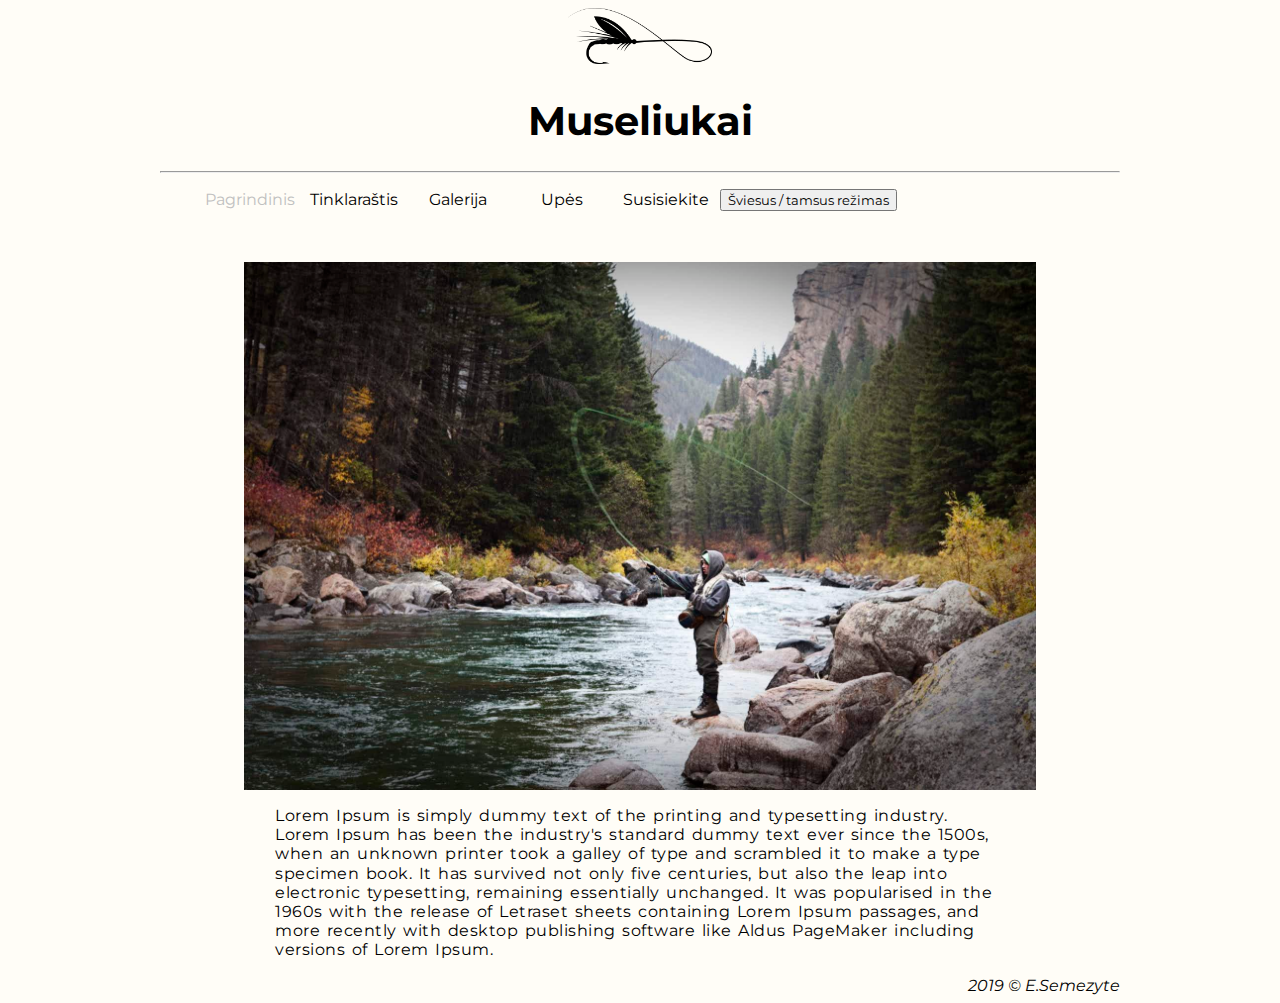
<file: index.html>
<!DOCTYPE html>
<html>

<head>
  <meta charset="utf-8">
  <title>Museliukai</title>
  <meta name="viewport" content="width=device-width, initial-scale=1.0">
  <link rel="stylesheet" type="text/css" href="titulinis.css">
  <script>
    function myFunction() {

      var element = document.body;
      element.classList.toggle("dark-mode");
    }
  </script>
</head>

<body>
  <div id="container">

    <header id="header">
      <img id="logo" src="./nuotraukos/logo.png" alt="tinklarastis" </img> <h1>Museliukai</h1>
      <hr>
    </header>
    <div class="menu">
      <ul>
        <li><a id="active" href="index.html"> Pagrindinis </a> </li>
        <li><a href="tinklarastis.html"> Tinklaraštis </a> </li>
        <li><a href="galerija.html"> Galerija </a> </li>
        <li><a href="upes.html"> Upės </a> </li>
        <li><a href="susisiekti.html"> Susisiekite </a> </li>
        <li><button onclick="myFunction()">Šviesus / tamsus režimas</button></li>
      </ul>
      <br>
    </div>
    <div class="kontekstas">
      <figure>
        <img id="titulinisfoto" src="./nuotraukos/titulinis.jpeg" alt="">
      </figure>
      <p>Lorem Ipsum is simply dummy text of the printing and typesetting industry. Lorem Ipsum has been the industry's standard dummy text ever since the 1500s, when an unknown printer took a galley of type and scrambled it to make a type specimen book. It has survived not only five centuries, but also the leap into electronic typesetting, remaining essentially unchanged. It was popularised in the 1960s with the release of Letraset sheets containing Lorem Ipsum passages, and more recently with desktop publishing software like Aldus PageMaker including versions of Lorem Ipsum.</p>
    </div>
    <footer>
      <address>2019 &copy; E.Semezyte</address>
    </footer>


  </div>
</body>

</html>
</file>
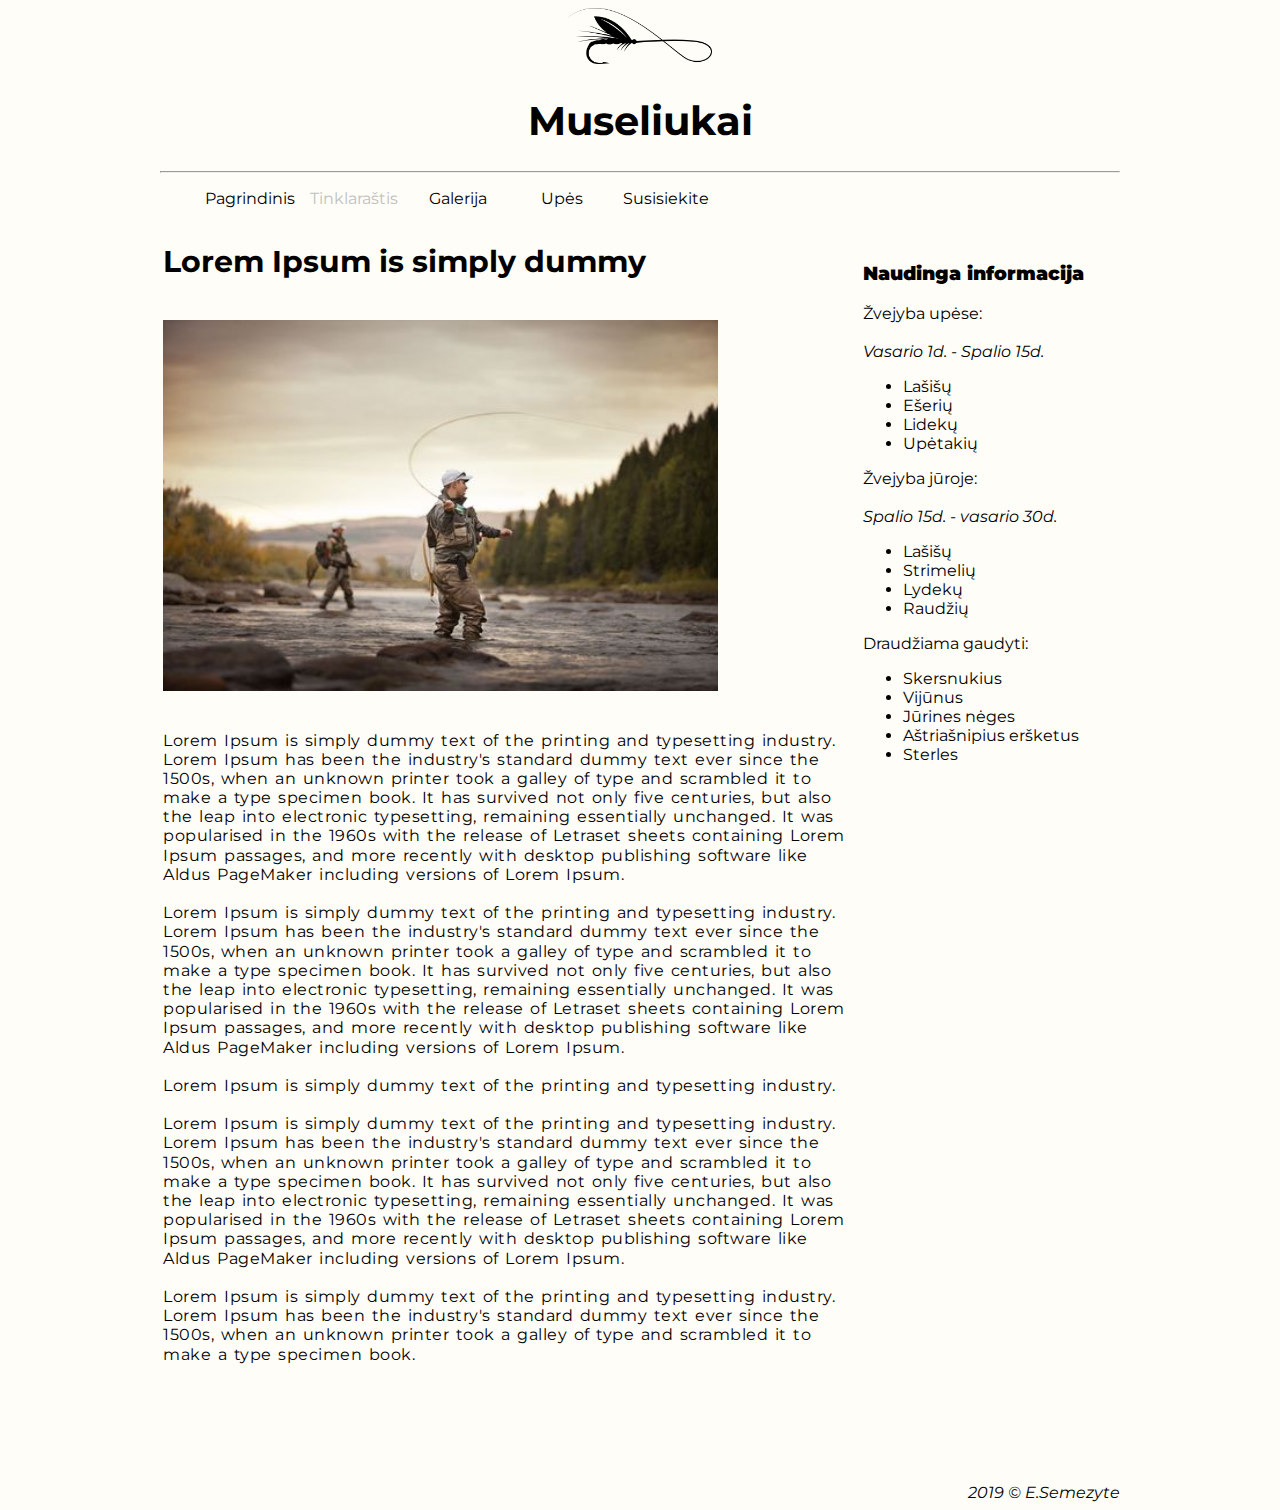
<file: straipsnis1.html>
<!DOCTYPE html>
<html>

<head>
  <meta charset="utf-8">
  <title>Museliukai</title>
  <meta name="viewport" content="width=device-width, initial-scale=1.0">
  <link rel="stylesheet" type="text/css" href="titulinis.css">
</head>

<body>
  <div id="container">
    <header id="header">
      <img id="logo" src="./nuotraukos/logo.png" alt="tinklarastis" </img> <h1>Museliukai</h1>
      <hr>
    </header>

    <div class="menu">
      <ul>
        <li><a href="index.html"> Pagrindinis </a> </li>
        <li><a id="active" href="tinklarastis.html"> Tinklaraštis </a> </li>
        <li><a href="galerija.html"> Galerija </a> </li>
        <li><a href="upes.html"> Upės </a> </li>
        <li><a href="susisiekti.html"> Susisiekite </a> </li>
      </ul>
      <br>
    </div>


    <section id="left-column">
      <h2 id="StraipsnioPavadinimas"> Lorem Ipsum is simply dummy </h2>
      <img class="img2" src="./nuotraukos/tinklarastis.jpeg" alt="tinklarastis" </img> <p id="tekstas">Lorem Ipsum is simply dummy text of the printing and typesetting industry. Lorem Ipsum has been the industry's standard dummy text ever since the
      1500s, when an unknown printer took a galley of type and scrambled it to make a type specimen book. It has survived not only five centuries, but also the leap into electronic typesetting, remaining essentially unchanged. It was popularised in
      the 1960s with the release of Letraset sheets containing Lorem Ipsum passages, and more recently with desktop publishing software like Aldus PageMaker including versions of Lorem Ipsum. <br> <br>

      Lorem Ipsum is simply dummy text of the printing and typesetting industry. Lorem Ipsum has been the industry's standard dummy text ever since the 1500s, when an unknown printer took a galley of type and scrambled it to make a type specimen
      book. It has survived not only five centuries, but also the leap into electronic typesetting, remaining essentially unchanged. It was popularised in the 1960s with the release of Letraset sheets containing Lorem Ipsum passages, and more
      recently with desktop publishing software like Aldus PageMaker including versions of Lorem Ipsum.<br> <br>

      Lorem Ipsum is simply dummy text of the printing and typesetting industry.<br> <br>

      Lorem Ipsum is simply dummy text of the printing and typesetting industry. Lorem Ipsum has been the industry's standard dummy text ever since the 1500s, when an unknown printer took a galley of type and scrambled it to make a type specimen
      book. It has survived not only five centuries, but also the leap into electronic typesetting, remaining essentially unchanged. It was popularised in the 1960s with the release of Letraset sheets containing Lorem Ipsum passages, and more
      recently with desktop publishing software like Aldus PageMaker including versions of Lorem Ipsum.<br> <br>

      Lorem Ipsum is simply dummy text of the printing and typesetting industry. Lorem Ipsum has been the industry's standard dummy text ever since the 1500s, when an unknown printer took a galley of type and scrambled it to make a type specimen
      book.</p><br>
    </section>
    <aside id="right-column">
      <h3><b>Naudinga informacija</b></h3>
      <p id="tinklarastistekst">Žvejyba upėse: <br> <br> <i>Vasario 1d. - Spalio 15d.</i> </p>
      <ul>
        <li>Lašišų</li>
        <li>Ešerių</li>
        <li>Lidekų</li>
        <li>Upėtakių</li>
      </ul>
      <p>Žvejyba jūroje: <br> <br><i>Spalio 15d. - vasario 30d.</i> </p>
      <ul>
        <li>Lašišų</li>
        <li>Strimelių</li>
        <li>Lydekų</li>
        <li>Raudžių</li>
      </ul>
      <p>Draudžiama gaudyti:</p>
      <ul>
        <li>Skersnukius</li>
        <li>Vijūnus</li>
        <li>Jūrines nėges</li>
        <li>Aštriašnipius eršketus</li>
        <li>Sterles</li>
      </ul>
    </aside>


    <footer>
      <address>2019 &copy; E.Semezyte</address>
    </footer>
  </div>










</body>

</html>
</file>
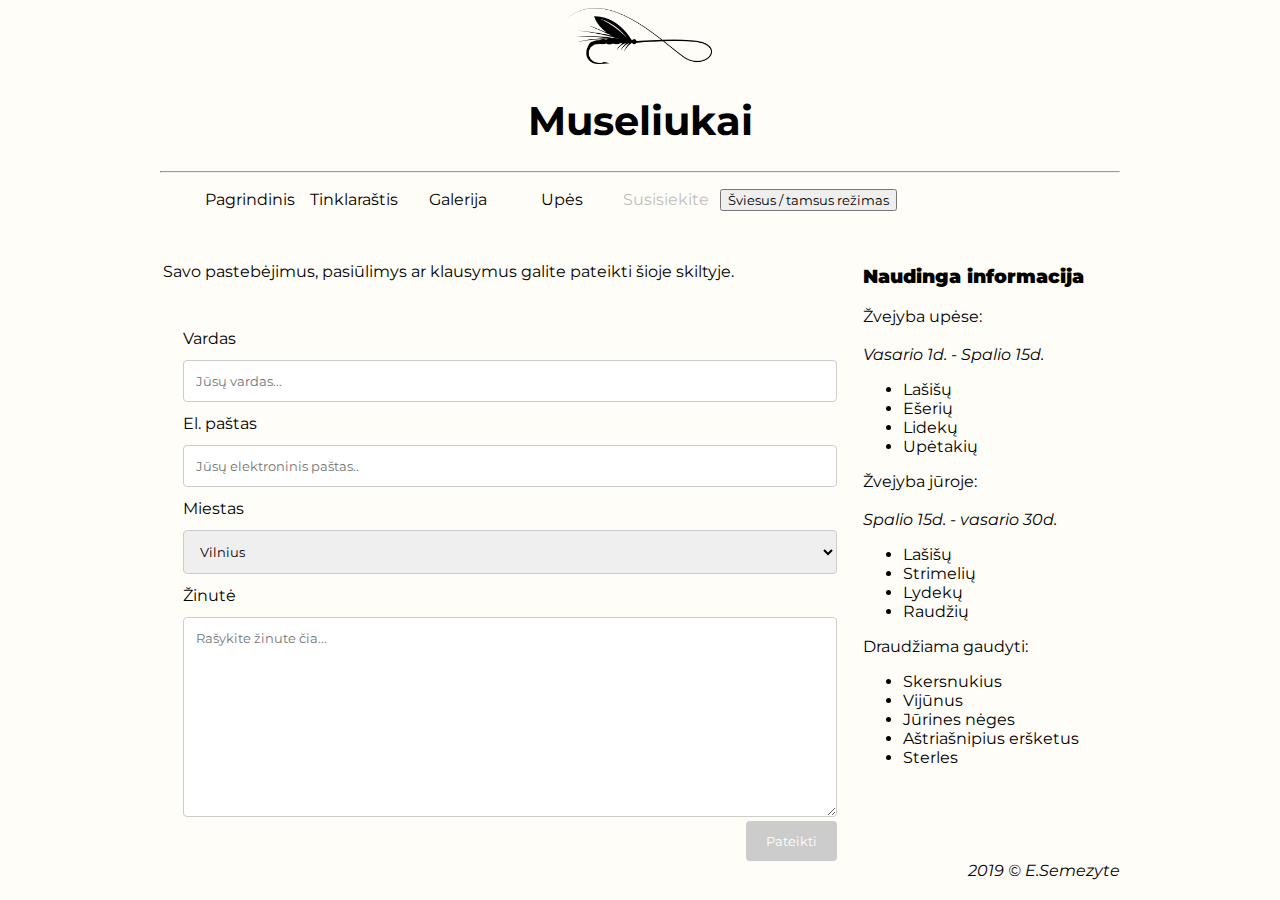
<file: susisiekti.html>
<!DOCTYPE html>
<html>

<head>
  <script>
    function validate() {
      var vardas = document.getElementById("vardas");
      var pastas = document.getElementById("pastas");
      var zinute = document.getElementById("zinute");

      var filter = /^([a-zA-Z0-9_\.\-])+\@(([a-zA-Z0-9\-])+\.)+([a-zA-Z0-9]{2,3})+$/;
      var filterVardas = /^([a-zA-Z])+$/;

      if (vardas.value == "") {
        alert("Įveskite vardą!")
      } else if (pastas.value == "") {
        alert("Įveskite el. paštą!")
      } else if (!filter.test(pastas.value)) {
        alert("Neteisingai ivestas el pastas")
      } else if (zinute.value == "") {
        alert("Neivedete zinutes")
      } else if(!filterVardas.test(vardas.value)){
        alert("Neteisingai ivestas vardas")
      }else {
        alert("Pranesimas issiustas")
      }
    }
    function myFunction() {

      var element = document.body;
      element.classList.toggle("dark-mode");
    }
  </script>
  <meta charset="utf-8">
  <title>Tinklarastis</title>
  <meta name="viewport" content="width=device-width, initial-scale=1.0">
  <link rel="stylesheet" type="text/css" href="titulinis.css">
</head>

<body>

  <div id="container">
    <header id="header">
      <img id="logo" src="./nuotraukos/logo.png" alt="tinklarastis" </img> <h1>Museliukai</h1>
      <hr>
    </header>
    <div class="menu">
      <ul>
        <li><a href="index.html"> Pagrindinis </a> </li>
        <li><a href="tinklarastis.html"> Tinklaraštis </a> </li>
        <li><a href="galerija.html"> Galerija </a> </li>
        <li><a href="upes.html"> Upės </a> </li>
        <li><a id="active" href="susisiekti.html"> Susisiekite </a> </li>
        <li><button onclick="myFunction()">Šviesus / tamsus režimas</button></li>
      </ul>
      <br>
    </div>


    <section id="left-column">

      <p>Savo pastebėjimus, pasiūlimys ar klausymus galite pateikti šioje skiltyje. </p>
      <div class="container">


        <form id="form" action="" method="GET">
          <div>
            <label for="vardas">Vardas</label>
            <input type="text" id="vardas" name="vardas" maxlength="10" placeholder="Jūsų vardas...">
          </div>
          <div>
            <label for="pastas">El. paštas</label>
            <input type="text" id="pastas" name="pastas" placeholder="Jūsų elektroninis paštas..">
          </div>
          <div>
            <label for="miestas">Miestas</label>
            <select id="miestas" name="miestas">
              <option value="vilnius">Vilnius</option>
              <option value="kaunas">Kaunas</option>
              <option value="klaipeda">Klaipėda</option>
              <option value="siauliai">Šiauliai</option>
              <option value="panevezys">Panevėžys</option>
              <option value="kita">Kita</option>
            </select>
            <div>
              <label for="zinute">Žinutė</label>
              <textarea id="zinute" name="zinute" placeholder="Rašykite žinute čia..." style="height:200px"></textarea>
            </div>
          </div>

          <button onclick="validate()" type="submit">Pateikti</button>
        </form>

      </div>

    </section>

    <aside id="right-column">
      <h3><b>Naudinga informacija</b></h3>
      <p>Žvejyba upėse: <br> <br> <i>Vasario 1d. - Spalio 15d.</i> </p>
      <ul>
        <li>Lašišų</li>
        <li>Ešerių</li>
        <li>Lidekų</li>
        <li>Upėtakių</li>
      </ul>
      <p>Žvejyba jūroje: <br> <br><i>Spalio 15d. - vasario 30d.</i> </p>
      <ul>
        <li>Lašišų</li>
        <li>Strimelių</li>
        <li>Lydekų</li>
        <li>Raudžių</li>
      </ul>
      <p>Draudžiama gaudyti:</p>
      <ul>
        <li>Skersnukius</li>
        <li>Vijūnus</li>
        <li>Jūrines nėges</li>
        <li>Aštriašnipius eršketus</li>
        <li>Sterles</li>
      </ul>
    </aside>

    <footer>
      <address>2019 &copy; E.Semezyte</address>
    </footer>
  </div>
</body>

</html>
</file>
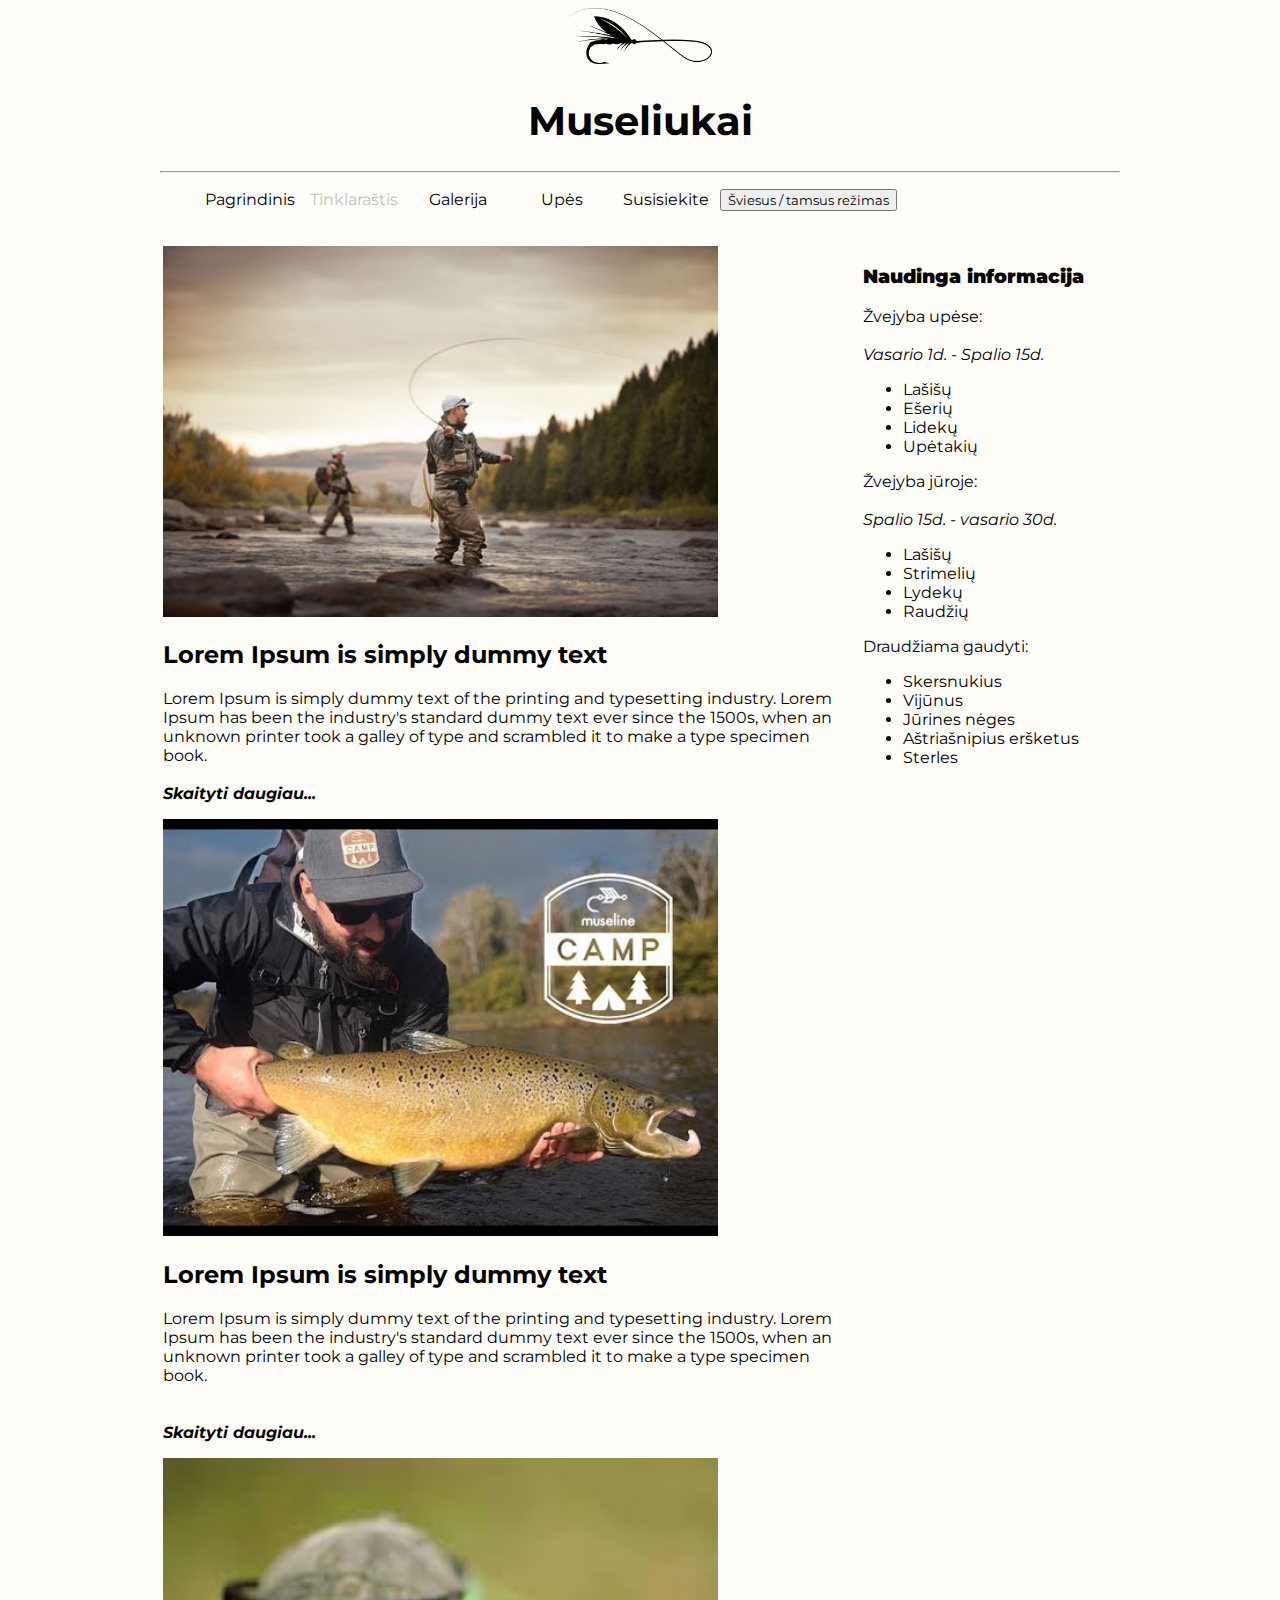
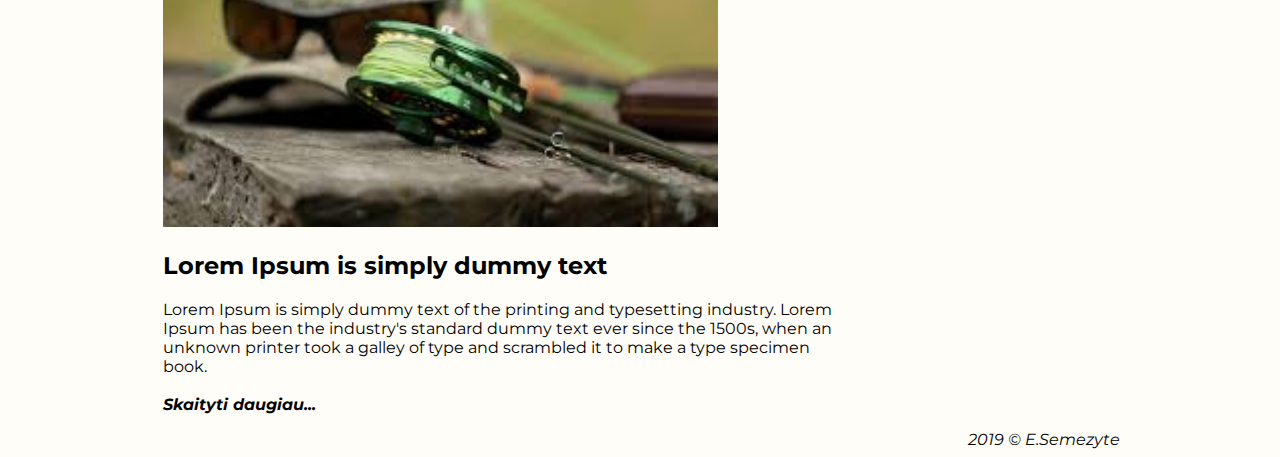
<file: tinklarastis.html>
<!DOCTYPE html>
<html>

<head>
  <meta charset="utf-8">
  <title>Tinklarastis</title>
  <meta name="viewport" content="width=device-width, initial-scale=1.0">
  <link rel="stylesheet" type="text/css" href="titulinis.css">
  <script>
    function myFunction() {
      var element = document.body;
      element.classList.toggle("dark-mode");
    }
  </script>
</head>

<body>
  <div id="container">
    <header id="header">
      <img id="logo" src="./nuotraukos/logo.png" alt="tinklarastis" </img> <h1>Museliukai</h1>
      <hr>
    </header>

    <div class="menu">
      <ul>
        <li><a href="index.html"> Pagrindinis </a> </li>
        <li><a id="active" href="tinklarastis.html"> Tinklaraštis </a> </li>
        <li><a href="galerija.html"> Galerija </a> </li>
        <li><a href="upes.html"> Upės </a> </li>
        <li><a href="susisiekti.html"> Susisiekite </a> </li>
        <li><button id="button" onclick="myFunction()">Šviesus / tamsus režimas</button></li>
      </ul>
      <br>
    </div>


    <section id="left-column">
      <div class="clearfix">
        <img class="nuot1" src="./nuotraukos/tinklarastis.jpeg" alt="tinklarastis" </img> <h2> Lorem Ipsum is simply dummy text </h2>
        <p id="tinklarastistekst">Lorem Ipsum is simply dummy text of the printing and typesetting industry. Lorem Ipsum has been the industry's standard dummy text ever since the 1500s, when an unknown printer took a galley of type and scrambled it
          to make a type specimen book.<br> <br> <a href="straipsnis1.html"> <b><i> Skaityti daugiau...</i> </b> </a> </p>
      </div>
      <div class="clearfix">
        <img class="nuot1" src="./nuotraukos/tinklarastis1.jpeg" alt="tinklarastis" </img> <h2> Lorem Ipsum is simply dummy text </h2>
        <p id="tinklarastistekst">Lorem Ipsum is simply dummy text of the printing and typesetting industry. Lorem Ipsum has been the industry's standard dummy text ever since the 1500s, when an unknown printer took a galley of type and scrambled it
          to make a type specimen book.<br> <br> <br> <a href="straipsnis1.html"> <b><i> Skaityti daugiau...</i> </b> </a></p>
      </div>
      <div class="clearfix">
        <img class="nuot1" src="./nuotraukos/tinklarastis2.jpeg" alt="tinklarastis" </img> <h2> Lorem Ipsum is simply dummy text </h2>
        <p id="tinklarastistekst">Lorem Ipsum is simply dummy text of the printing and typesetting industry. Lorem Ipsum has been the industry's standard dummy text ever since the 1500s, when an unknown printer took a galley of type and scrambled it
          to make a type specimen book. <br> <br> <a href="straipsnis1.html"> <b><i> Skaityti daugiau...</i> </b> </a> </p>
      </div>
    </section>
    <aside id="right-column">
      <h3><b>Naudinga informacija</b></h3>
      <p id="tinklarastistekst">Žvejyba upėse: <br> <br> <i>Vasario 1d. - Spalio 15d.</i> </p>
      <ul>
        <li>Lašišų</li>
        <li>Ešerių</li>
        <li>Lidekų</li>
        <li>Upėtakių</li>
      </ul>
      <p>Žvejyba jūroje: <br> <br><i>Spalio 15d. - vasario 30d.</i> </p>
      <ul>
        <li>Lašišų</li>
        <li>Strimelių</li>
        <li>Lydekų</li>
        <li>Raudžių</li>
      </ul>
      <p>Draudžiama gaudyti:</p>
      <ul>
        <li>Skersnukius</li>
        <li>Vijūnus</li>
        <li>Jūrines nėges</li>
        <li>Aštriašnipius eršketus</li>
        <li>Sterles</li>
      </ul>
    </aside>


    <footer>
      <address>2019 &copy; E.Semezyte</address>
    </footer>
  </div>

</body>

</html>
</file>
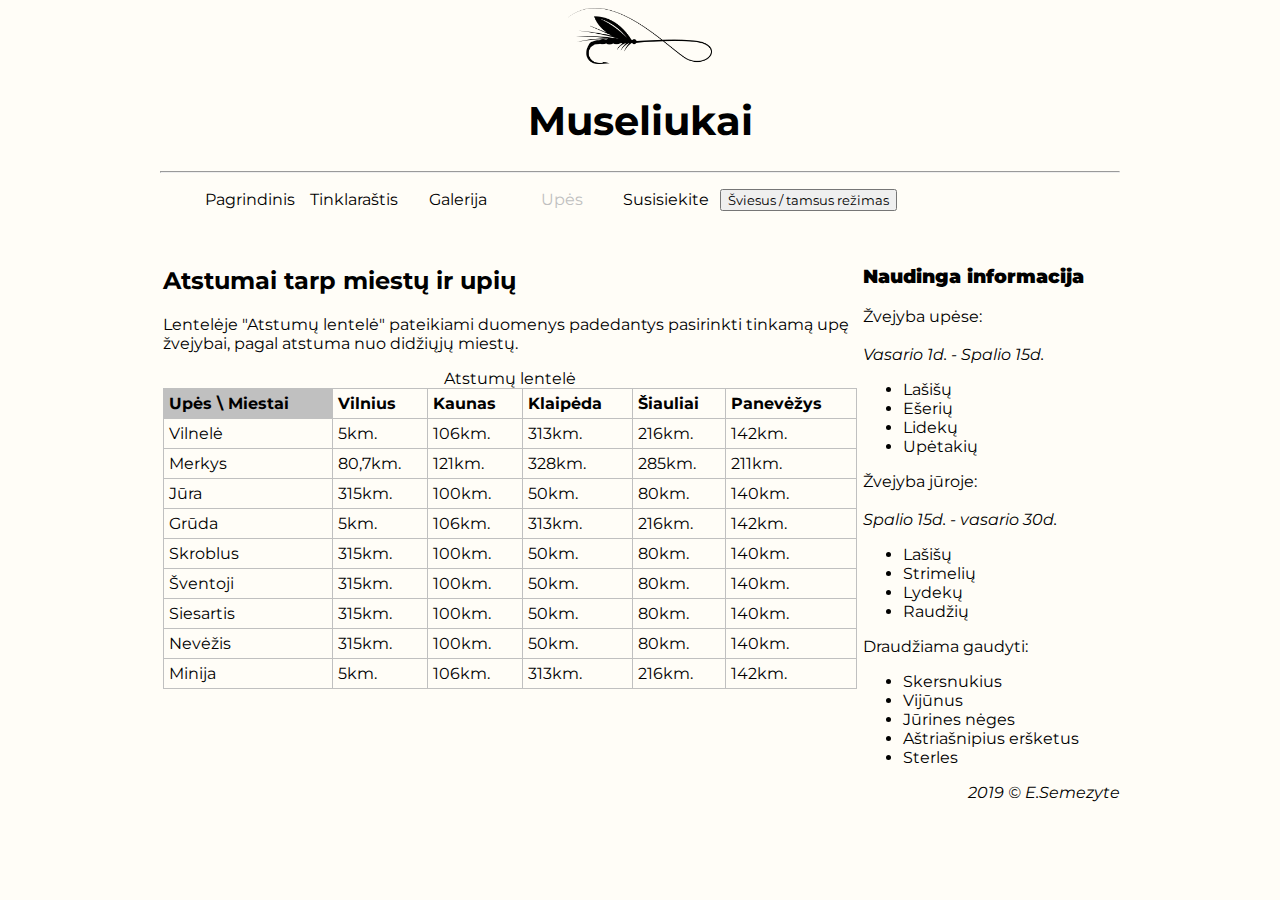
<file: upes.html>
<!DOCTYPE html>
<html>

<head>
  <meta charset="utf-8">
  <title>Tinklarastis</title>
  <meta name="viewport" content="width=device-width, initial-scale=1.0">
  <link rel="stylesheet" type="text/css" href="titulinis.css">
  <script>
    function myFunction() {

      var element = document.body;
      element.classList.toggle("dark-mode");
    }
  </script>
</head>

<body>
  <div id="container">


    <header id="header">
      <img id="logo" src="./nuotraukos/logo.png" alt="tinklarastis" </img> <h1>Museliukai</h1>
      <hr>
    </header>
    <div class="menu">
      <ul>
        <li><a href="index.html"> Pagrindinis </a> </li>
        <li><a href="tinklarastis.html"> Tinklaraštis </a> </li>
        <li><a href="galerija.html"> Galerija </a> </li>
        <li><a id="active" href="upes.html"> Upės </a> </li>
        <li><a href="susisiekti.html"> Susisiekite </a> </li>
        <li><button onclick="myFunction()">Šviesus / tamsus režimas</button></li>
      </ul>
      <br>
    </div>




    <section id="left-column">
      <h2 class="h2">Atstumai tarp miestų ir upių</h2>
      <p id="tinklarastistekst">Lentelėje "Atstumų lentelė" pateikiami duomenys padedantys pasirinkti tinkamą upę žvejybai, pagal atstuma nuo didžiųjų miestų.</p>
      <div style="overflow-x:auto;">
        <table style="width:100%">
          <caption>Atstumų lentelė</caption>
          <tr>
            <th id="upes">Upės \ Miestai</th>
            <th>Vilnius</th>
            <th>Kaunas</th>
            <th>Klaipėda</th>
            <th>Šiauliai</th>
            <th>Panevėžys</th>
          </tr>
          <tr>
            <td>Vilnelė</td>
            <td>5km.</td>
            <td>106km.</td>
            <td>313km.</td>
            <td>216km.</td>
            <td>142km.</td>
          </tr>
          <tr>
            <td>Merkys</td>
            <td>80,7km.</td>
            <td>121km.</td>
            <td>328km.</td>
            <td>285km.</td>
            <td>211km.</td>
          </tr>
          <tr>
            <td>Jūra</td>
            <td>315km.</td>
            <td>100km.</td>
            <td>50km.</td>
            <td>80km.</td>
            <td>140km.</td>
          </tr>
          <tr>
            <td>Grūda</td>
            <td>5km.</td>
            <td>106km.</td>
            <td>313km.</td>
            <td>216km.</td>
            <td>142km.</td>
          </tr>
          <tr>
            <td>Skroblus</td>
            <td>315km.</td>
            <td>100km.</td>
            <td>50km.</td>
            <td>80km.</td>
            <td>140km.</td>
          </tr>
          <tr>
            <td>Šventoji</td>
            <td>315km.</td>
            <td>100km.</td>
            <td>50km.</td>
            <td>80km.</td>
            <td>140km.</td>
          </tr>
          <tr>
            <td>Siesartis</td>
            <td>315km.</td>
            <td>100km.</td>
            <td>50km.</td>
            <td>80km.</td>
            <td>140km.</td>
          </tr>
          <tr>
            <td>Nevėžis</td>
            <td>315km.</td>
            <td>100km.</td>
            <td>50km.</td>
            <td>80km.</td>
            <td>140km.</td>
          </tr>
          <tr>
            <td>Minija</td>
            <td>5km.</td>
            <td>106km.</td>
            <td>313km.</td>
            <td>216km.</td>
            <td>142km.</td>
          </tr>
        </table>
      </div>
    </section>
    <aside id="right-column">
      <h3><b>Naudinga informacija</b></h3>
      <p id="tinklarastistekst">Žvejyba upėse: <br> <br> <i>Vasario 1d. - Spalio 15d.</i> </p>
      <ul>
        <li>Lašišų</li>
        <li>Ešerių</li>
        <li>Lidekų</li>
        <li>Upėtakių</li>
      </ul>
      <p>Žvejyba jūroje: <br> <br><i>Spalio 15d. - vasario 30d.</i> </p>
      <ul>
        <li>Lašišų</li>
        <li>Strimelių</li>
        <li>Lydekų</li>
        <li>Raudžių</li>
      </ul>
      <p>Draudžiama gaudyti:</p>
      <ul>
        <li>Skersnukius</li>
        <li>Vijūnus</li>
        <li>Jūrines nėges</li>
        <li>Aštriašnipius eršketus</li>
        <li>Sterles</li>
      </ul>
    </aside>


    <footer>
      <address>2019 &copy; E.Semezyte</address>
    </footer>
  </div>
</body>

</html>
</file>
<file: titulinis.css>
@import url('https://fonts.googleapis.com/css?family=Montserrat:300&display=swap');

/* Nustatymai visam tinklalapiui */
* {
  font-family: 'Montserrat', arial;
  box-sizing: border-box;
}

body {
  background-color: #fffdf7;
}

.dark-mode {
  background-color: #454c52;
  color: white;
}

/* Pagrindinio puslapio nustatymai*/
#titulinisfoto {
  display: block;
  margin-left: auto;
  margin-right: auto;
  width: 90%;
}

.kontekstas p {
  margin-left: 12%;
  margin-right: 12%;
  letter-spacing: 0.5px;
  line-height: 1.2;
  word-spacing: 2px;
}

/* header, footer ir logotipo nustatymai */
#logo {
  width: 15%;
  margin: 40 auto;

}

#header {
  font-size: 20px;
  text-align: center;
  margin-top: 0px;
}

footer {
  clear: both;
  margin-top: 5px;
  left: 0;
  bottom: 0;
  width: 100%;
  text-align: right;
  position: relative;
}

/* Pagrindiniu dvieju skilciu nustatymai */
#container {
  width: 960px;
  margin: 0px auto;
}

#left-column {
  width: 700px;
  padding-right: 3px;
  padding-left: 3px;
  float: left;
}

#right-column {
  width: 260px;
  float: left;
  padding-right: 3px;
  padding-left: 3px;
}

/* Menu nustatymai */

.menu li {
  display: inline-block;
}

.menu a {
  color: black;
  display: block;
  width: 100px;
  padding: 5px auto;
}

a:link, a:visited {
  color: black;
  text-align: center;
  text-decoration: none;
}

a:hover, a#active {
  color: silver;
}

/* Galerijos nustatymai */
.row {
  display: flex;
  flex-wrap: wrap;
  padding: 0 4px;
}

.columngal {
  flex: 50%;
  max-width: 100%;
  padding: 0 4px;
}

.columngal img {
  margin-top: 8px;
  vertical-align: middle;
  width: 100%;
}

/*Lentele*/
table, th, td {
  border: 1px solid silver;
  border-collapse: collapse;
}

th, td {
  padding: 5px;
  text-align: left;
}

#upes {
  background-color: silver;
}

/*Straipsnio nustatymai*/
#StraipsnioPavadinimas {
  text-align: left;
  font-size: 30px;
  font-style: bold;
  margin-top: 0px;
}

.img2 {
  display: block;
  margin-left: 0;
  margin-top: 40px;
  margin-bottom: 40px;
  margin-right: auto;
  width: 80%;
}

#tekstas {
  margin-bottom: 100px;
  margin-left: 0px;
  letter-spacing: 0.5px;
  line-height: 1.2;
  word-spacing: 2px;
}

#tekstas {
  color: black;
}

/*Anketos nustatymai*/
.container {
  padding: 20px;
  border-radius: 5px;
}

input[type=text], select, textarea {
  width: 100%;
  padding: 12px;
  border: 1px solid #ccc;
  border-radius: 4px;
  resize: vertical;
}

label {
  padding: 12px 12px 12px 0;
  display: inline-block;
}

button[type=submit] {
  background-color: #ccc;
  color: white;
  padding: 12px 20px;
  border: none;
  border-radius: 4px;
  cursor: pointer;
  float: right;
}
.nuot1 {
  width: 80%;
}

/* Tinklalapio luziu nustatymai */
@media screen and (max-width:959px) {
  #container {
    width: 100%;
  }

  #left-column {
    width: 70%;
  }

  #right-column {
    width: 30%;
  }

  .img1 {
    width: 80%;
  }
}

@media screen and (max-width: 640px) {
  #container {
    width: 100%;
  }

  #left-column {
    width: 100%;
  }

  #right-column {
    width: 100%;
    display: inline-grid;
    justify-content: center;
  }

  #logo {
    width: 25%;
  }

  .menu {
    display: flex;
    margin: 0 auto;
    justify-content: center;
  }

  .menu li {
    display: block;
    margin: 0 auto;
    padding-top: 10px;
    padding-bottom: 5px;
  }

  .menu a {
    float: none;
    position: relative;
    top: 0;
    margin: 0 auto;
    text-align: center;
    left: 0;
    transform: none;
  }

  #titulinisfoto {
    width: 100%;
  }

  /* Galerija */
  .row {
    justify-content: center;
  }

  .columngal {
    flex: 90%;
  }
}

@media screen and (max-width: 320px) {
  #container {
    width: 320px;
  }

  .menu {
    margin: 0 auto;
  }
}
</file>
